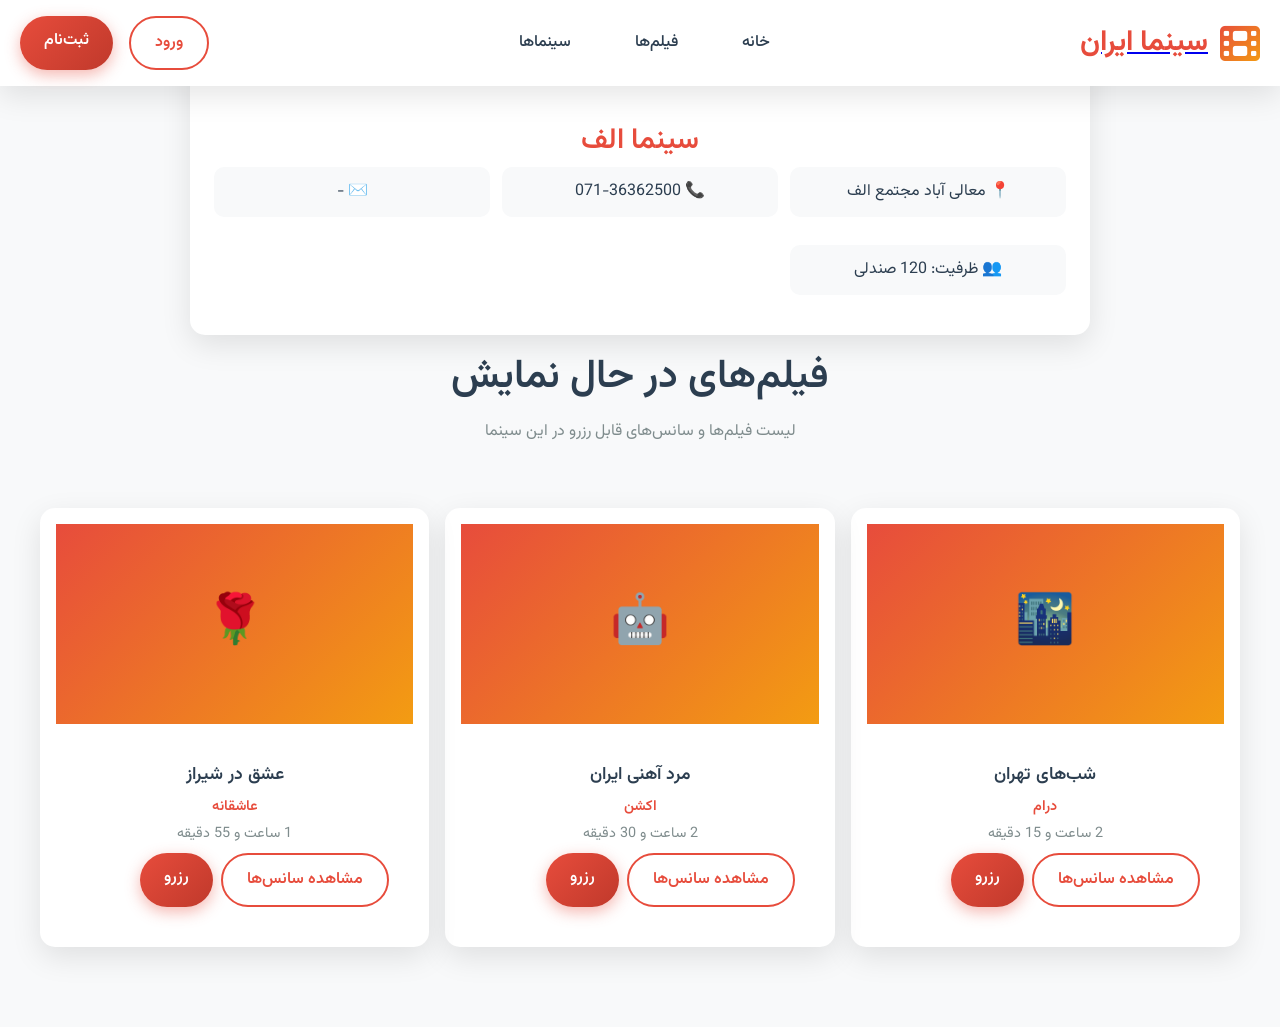
<file: New folder (2)/cinema.html>
<!DOCTYPE html>
<html lang="fa" dir="rtl">
<head>
	<meta charset="UTF-8">
	<meta name="viewport" content="width=device-width, initial-scale=1.0">
	<title>سینما - جزئیات</title>
	<link rel="stylesheet" href="styles/main.css">
	<link href="https://cdnjs.cloudflare.com/ajax/libs/font-awesome/6.4.0/css/all.min.css" rel="stylesheet">
	<link href="https://fonts.googleapis.com/css2?family=Vazirmatn:wght@300;400;500;600;700&display=swap" rel="stylesheet">
</head>
<body>
	<header class="header">
		<nav class="nav">
			<div class="nav-brand">
				<a href="index.html">
					<div class="logo">
						<i class="fas fa-film"></i>
						<span>سینما ایران</span>
					</div>
				</a>
			</div>
			<div class="nav-menu">
				<a href="index.html#home" class="nav-link">خانه</a>
				<a href="index.html#movies" class="nav-link">فیلم‌ها</a>
				<a href="index.html#cinemas" class="nav-link">سینماها</a>
			</div>
			<div class="nav-auth" id="navAuth"></div>
		</nav>
	</header>

	<div class="container" style="padding:2rem 0">
		<section class="cinema-info-display" style="padding-top: 90px;">
			<h3 id="cinemaName">نام سینما</h3>
			<div class="cinema-meta" style="display:grid;grid-template-columns:repeat(auto-fit,minmax(220px,1fr));gap:.75rem;margin-top:.5rem">
				<p id="cinemaAddress">آدرس</p>
				<p id="cinemaPhone">تلفن</p>
				<p id="cinemaEmail">ایمیل</p>
				<p id="cinemaCapacity">ظرفیت</p>
			</div>
		</section>

		<section>
			<div class="section-header">
				<h2>فیلم‌های در حال نمایش</h2>
				<p>لیست فیلم‌ها و سانس‌های قابل رزرو در این سینما</p>
			</div>
			<div id="moviesList" class="movies-grid"></div>
		</section>
	</div>

	<script src="js/cinema.js"></script>
</body>
</html>
</file>
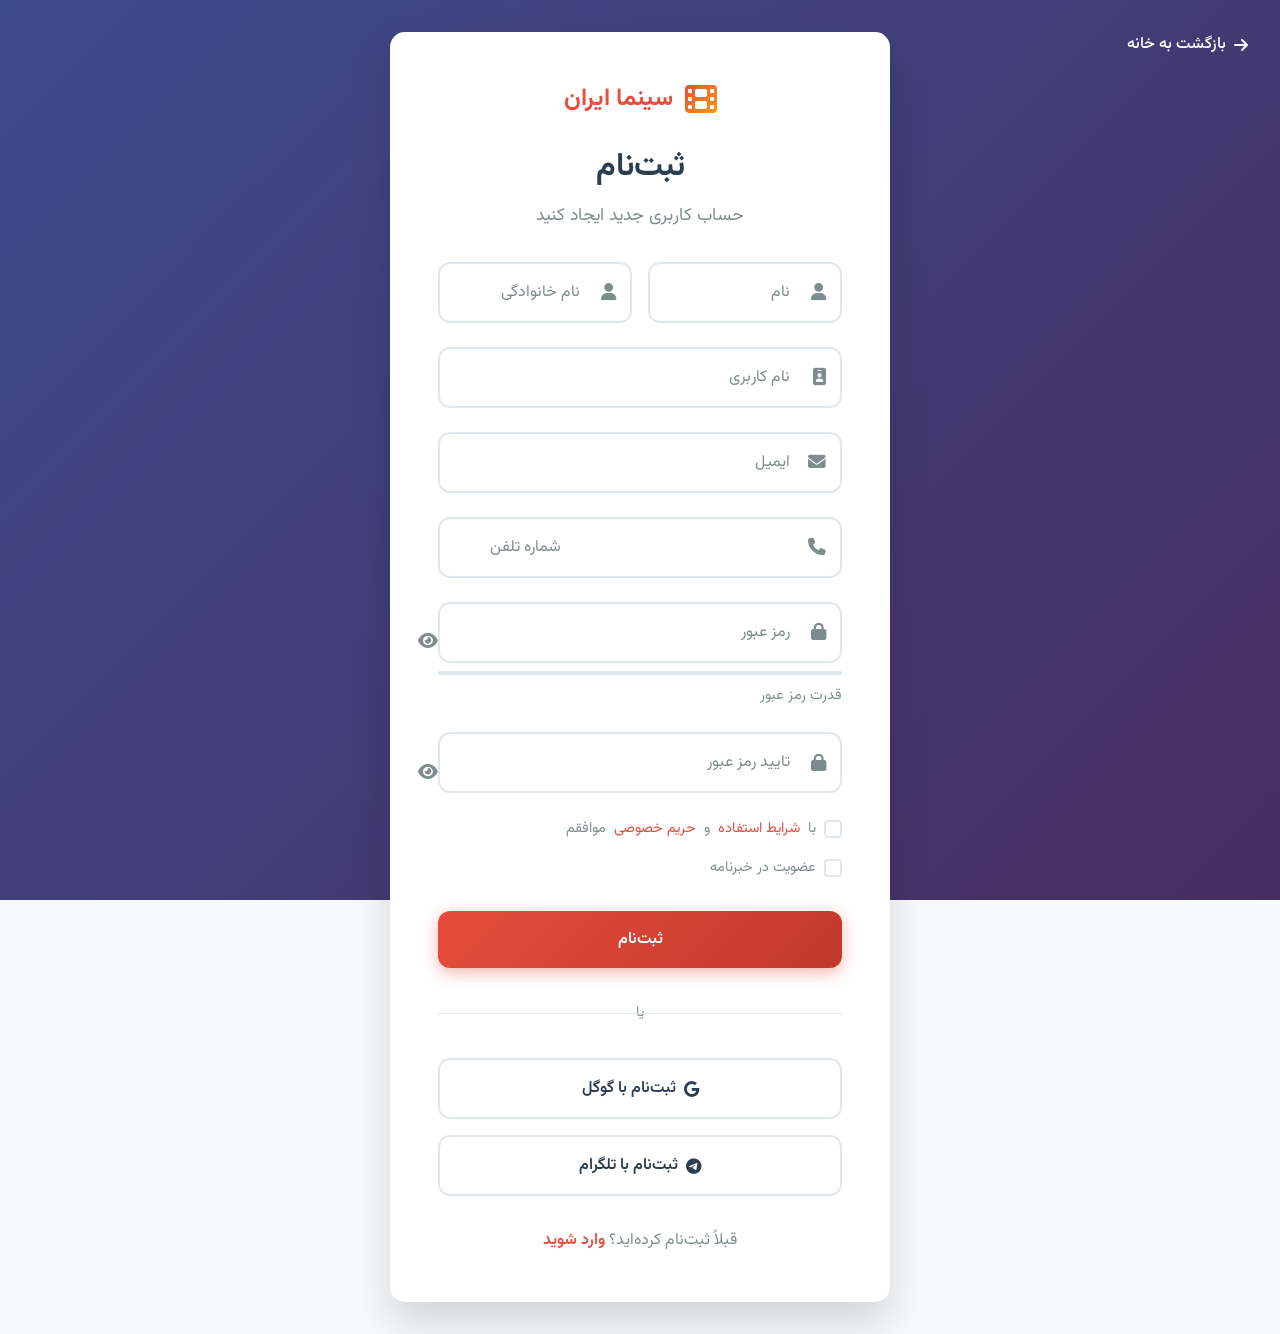
<file: New folder (2)/register.html>
<!DOCTYPE html>
<html lang="fa" dir="rtl">
<head>
    <meta charset="UTF-8">
    <meta name="viewport" content="width=device-width, initial-scale=1.0">
    <title>ثبت‌نام - سینما ایران</title>
    <link rel="stylesheet" href="styles/auth.css">
    <link href="https://cdnjs.cloudflare.com/ajax/libs/font-awesome/6.4.0/css/all.min.css" rel="stylesheet">
    <link href="https://fonts.googleapis.com/css2?family=Vazirmatn:wght@300;400;500;600;700&display=swap" rel="stylesheet">
    <!-- CryptoJS removed: plain passwords used per request -->
</head>
<body>
    <div class="auth-container">
        <div class="auth-background">
            <div class="auth-overlay"></div>
        </div>
        
        <div class="auth-card">
            <div class="auth-header">
                <div class="auth-logo">
                    <i class="fas fa-film"></i>
                    <span>سینما ایران</span>
                </div>
                <h1>ثبت‌نام</h1>
                <p>حساب کاربری جدید ایجاد کنید</p>
            </div>
            
            <form class="auth-form" id="registerForm">
                <div class="form-row">
                    <div class="form-group">
                        <div class="input-icon">
                            <i class="fas fa-user"></i>
                            <input type="text" id="firstName" placeholder="نام" required>
                        </div>
                    </div>
                    
                    <div class="form-group">
                        <div class="input-icon">
                            <i class="fas fa-user"></i>
                            <input type="text" id="lastName" placeholder="نام خانوادگی" required>
                        </div>
                    </div>
                </div>
                
                <div class="form-group">
                    <div class="input-icon">
                        <i class="fas fa-id-badge"></i>
                        <input type="text" id="username" placeholder="نام کاربری" required>
                    </div>
                </div>

                <div class="form-group">
                    <div class="input-icon">
                        <i class="fas fa-envelope"></i>
                        <input type="email" id="email" placeholder="ایمیل" required>
                    </div>
                </div>
                
                <div class="form-group">
                    <div class="input-icon">
                        <i class="fas fa-phone"></i>
                        <input type="tel" id="phone" placeholder="شماره تلفن" required>
                    </div>
                </div>
                
                <div class="form-group">
                    <div class="input-icon">
                        <i class="fas fa-lock"></i>
                        <input type="password" id="password" placeholder="رمز عبور" required>
                        <button type="button" class="password-toggle" onclick="togglePassword(this)">
                            <i class="fas fa-eye"></i>
                        </button>
                    </div>
                    <div class="password-strength" id="passwordStrength">
                        <div class="strength-bar">
                            <div class="strength-fill" id="strengthFill"></div>
                        </div>
                        <span class="strength-text" id="strengthText">قدرت رمز عبور</span>
                    </div>
                </div>
                
                <div class="form-group">
                    <div class="input-icon">
                        <i class="fas fa-lock"></i>
                        <input type="password" id="confirmPassword" placeholder="تایید رمز عبور" required>
                        <button type="button" class="password-toggle" onclick="togglePassword(this)">
                            <i class="fas fa-eye"></i>
                        </button>
                    </div>
                </div>
                
                <div class="form-options">
                    <label class="checkbox-container">
                        <input type="checkbox" id="agreeTerms" required>
                        <span class="checkmark"></span>
                        با <a href="#" class="terms-link">شرایط استفاده</a> و <a href="#" class="terms-link">حریم خصوصی</a> موافقم
                    </label>
                    <label class="checkbox-container">
                        <input type="checkbox" id="newsletter">
                        <span class="checkmark"></span>
                        عضویت در خبرنامه
                    </label>
                </div>
                
                <button type="submit" class="btn btn-primary btn-full">
                    <span class="btn-text">ثبت‌نام</span>
                    <span class="btn-loading" style="display: none;">
                        <i class="fas fa-spinner fa-spin"></i>
                    </span>
                </button>
            </form>
            
            <div class="auth-divider">
                <span>یا</span>
            </div>
            
            <div class="social-login">
                <button class="btn btn-social btn-google">
                    <i class="fab fa-google"></i>
                    ثبت‌نام با گوگل
                </button>
                <button class="btn btn-social btn-telegram">
                    <i class="fab fa-telegram"></i>
                    ثبت‌نام با تلگرام
                </button>
            </div>
            
            <div class="auth-footer">
                <p>قبلاً ثبت‌نام کرده‌اید؟ <a href="login.html">وارد شوید</a></p>
            </div>
        </div>
        
        <div class="auth-back-link">
            <a href="index.html">
                <i class="fas fa-arrow-right"></i>
                بازگشت به خانه
            </a>
        </div>
    </div>

    <script src="js/auth.js"></script>
</body>
</html>
</file>
<file: New folder (2)/styles/main.css>
/* Reset and Base Styles */
* {
    margin: 0;
    padding: 0;
    box-sizing: border-box;
}

:root {
    --primary-color: #e74c3c;
    --primary-dark: #c0392b;
    --secondary-color: #f39c12;
    --accent-color: #3498db;
    --text-dark: #2c3e50;
    --text-light: #7f8c8d;
    --bg-light: #f8f9fa;
    --bg-white: #ffffff;
    --shadow: 0 10px 30px rgba(0, 0, 0, 0.1);
    --shadow-hover: 0 20px 40px rgba(0, 0, 0, 0.15);
    --border-radius: 15px;
    --transition: all 0.3s cubic-bezier(0.4, 0, 0.2, 1);
}

body {
    font-family: 'Vazirmatn', 'Tahoma', sans-serif;
    line-height: 1.6;
    color: var(--text-dark);
    background-color: var(--bg-light);
    overflow-x: hidden;
}

.container {
    max-width: 1200px;
    margin: 0 auto;
    padding: 0 20px;
}

/* Typography */
h1, h2, h3, h4, h5, h6 {
    font-weight: 600;
    line-height: 1.3;
    margin-bottom: 1rem;
}

h1 { font-size: 3.5rem; }
h2 { font-size: 2.5rem; }
h3 { font-size: 1.8rem; }

p {
    margin-bottom: 1rem;
    color: var(--text-light);
}

/* Buttons */
.btn {
    display: inline-block;
    padding: 12px 24px;
    border: none;
    border-radius: 50px;
    text-decoration: none;
    font-weight: 600;
    font-size: 1rem;
    text-align: center;
    cursor: pointer;
    transition: var(--transition);
    position: relative;
    overflow: hidden;
}

.btn::before {
    content: '';
    position: absolute;
    top: 0;
    left: -100%;
    width: 100%;
    height: 100%;
    background: linear-gradient(90deg, transparent, rgba(255, 255, 255, 0.2), transparent);
    transition: left 0.5s;
}

.btn:hover::before {
    left: 100%;
}

.btn-primary {
    background: linear-gradient(135deg, var(--primary-color), var(--primary-dark));
    color: white;
    box-shadow: 0 5px 15px rgba(231, 76, 60, 0.4);
}

.btn-primary:hover {
    transform: translateY(-3px);
    box-shadow: 0 10px 25px rgba(231, 76, 60, 0.6);
}

.btn-outline {
    background: transparent;
    color: var(--primary-color);
    border: 2px solid var(--primary-color);
}

.btn-outline:hover {
    background: var(--primary-color);
    color: white;
    transform: translateY(-3px);
}

.btn-large {
    padding: 16px 32px;
    font-size: 1.1rem;
}

.btn-full {
    width: 100%;
}

/* Header */
.header {
    position: fixed;
    top: 0;
    left: 0;
    right: 0;
    padding-left: 20px;
    padding-right: 20px;
    background: rgba(255, 255, 255, 0.95);
    backdrop-filter: blur(10px);
    z-index: 1000;
    transition: var(--transition);
    box-shadow: var(--shadow);
}

.header.scrolled {
    background: rgba(255, 255, 255, 0.98);
    box-shadow: 0 5px 20px rgba(0, 0, 0, 0.1);
}

.nav {
    display: flex;
    justify-content: space-between;
    align-items: center;
    padding: 1rem 0;
}

.nav-brand .logo {
    display: flex;
    align-items: center;
    gap: 12px;
    font-size: 1.8rem;
    font-weight: 700;
    color: var(--primary-color);
}

.nav-brand .logo i {
    font-size: 2.5rem;
    background: linear-gradient(135deg, var(--primary-color), var(--secondary-color));
    -webkit-background-clip: text;
    -webkit-text-fill-color: transparent;
    background-clip: text;
}

.nav-menu {
    display: flex;
    gap: 2rem;
}

.nav-link {
    color: var(--text-dark);
    text-decoration: none;
    font-weight: 500;
    padding: 8px 16px;
    border-radius: 25px;
    transition: var(--transition);
    position: relative;
}

.nav-link::after {
    content: '';
    position: absolute;
    bottom: 0;
    left: 50%;
    width: 0;
    height: 2px;
    background: var(--primary-color);
    transition: var(--transition);
    transform: translateX(-50%);
}

.nav-link:hover::after,
.nav-link.active::after {
    width: 80%;
}

.nav-link:hover,
.nav-link.active {
    color: var(--primary-color);
}

.nav-auth {
    display: flex;
    gap: 1rem;
}

.mobile-menu-toggle {
    display: none;
    font-size: 1.5rem;
    cursor: pointer;
    color: var(--primary-color);
}

/* Hero Section */
.hero {
    height: 100vh;
    position: relative;
    display: flex;
    align-items: center;
    justify-content: center;
    text-align: center;
    color: white;
    overflow: hidden;
}

.hero-background {
    position: absolute;
    top: 0;
    left: 0;
    width: 100%;
    height: 100%;
    background: linear-gradient(135deg, #667eea 0%, #764ba2 100%);
    z-index: -2;
}

.hero-background::before {
    content: '';
    position: absolute;
    top: 0;
    left: 0;
    width: 100%;
    height: 100%;
    background: url('data:image/svg+xml,<svg xmlns="http://www.w3.org/2000/svg" viewBox="0 0 100 100"><defs><pattern id="grain" width="100" height="100" patternUnits="userSpaceOnUse"><circle cx="50" cy="50" r="1" fill="white" opacity="0.1"/></pattern></defs><rect width="100" height="100" fill="url(%23grain)"/></svg>');
    opacity: 0.3;
}

.hero-overlay {
    position: absolute;
    top: 0;
    left: 0;
    width: 100%;
    height: 100%;
    background: rgba(0, 0, 0, 0.4);
    z-index: -1;
}

.hero-content {
    max-width: 800px;
    padding: 0 20px;
    z-index: 1;
}

.hero-title {
    font-size: 4rem;
    font-weight: 700;
    margin-bottom: 1.5rem;
    text-shadow: 2px 2px 4px rgba(0, 0, 0, 0.3);
    animation: fadeInUp 1s ease-out;
}

.hero-subtitle {
    font-size: 1.3rem;
    margin-bottom: 2.5rem;
    opacity: 0.9;
    animation: fadeInUp 1s ease-out 0.2s both;
}

.hero-buttons {
    display: flex;
    gap: 1rem;
    justify-content: center;
    flex-wrap: wrap;
    animation: fadeInUp 1s ease-out 0.4s both;
}

.hero-scroll {
    position: absolute;
    bottom: 30px;
    left: 50%;
    transform: translateX(-50%);
    color: white;
    font-size: 1.5rem;
    animation: bounce 2s infinite;
    cursor: pointer;
}

/* Section Headers */
.section-header {
    text-align: center;
    margin-bottom: 4rem;
}

.section-title {
    color: var(--text-dark);
    margin-bottom: 1rem;
    position: relative;
}

.section-title::after {
    content: '';
    position: absolute;
    bottom: -10px;
    left: 50%;
    transform: translateX(-50%);
    width: 80px;
    height: 4px;
    background: linear-gradient(135deg, var(--primary-color), var(--secondary-color));
    border-radius: 2px;
}

.section-subtitle {
    font-size: 1.2rem;
    color: var(--text-light);
    max-width: 600px;
    margin: 0 auto;
}

/* Movies Section */
.movies-section {
    padding: 100px 0;
    background: var(--bg-white);
}

.movies-filter {
    display: flex;
    justify-content: center;
    gap: 1rem;
    margin-bottom: 3rem;
    flex-wrap: wrap;
}

.filter-btn {
    padding: 10px 20px;
    border: 2px solid var(--primary-color);
    background: transparent;
    color: var(--primary-color);
    border-radius: 25px;
    cursor: pointer;
    transition: var(--transition);
    font-weight: 500;
}

.filter-btn:hover,
.filter-btn.active {
    background: var(--primary-color);
    color: white;
    transform: translateY(-2px);
}

.movies-grid {
    display: grid;
    grid-template-columns: repeat(auto-fit, minmax(300px, 1fr));
    gap: 2rem;
    margin-bottom: 3rem;
}

.movie-card {
    background: var(--bg-white);
    border-radius: var(--border-radius);
    overflow: hidden;
    box-shadow: var(--shadow);
    transition: var(--transition);
    cursor: pointer;
}

.movie-card:hover {
    transform: translateY(-10px);
    box-shadow: var(--shadow-hover);
}

.movie-image {
    width: 100%;
    height: 200px;
    background: linear-gradient(135deg, var(--primary-color), var(--secondary-color));
    display: flex;
    align-items: center;
    justify-content: center;
    color: white;
    font-size: 4rem;
    position: relative;
    overflow: hidden;
}

.movie-image::before {
    content: '';
    position: absolute;
    top: 0;
    left: 0;
    width: 100%;
    height: 100%;
    background: linear-gradient(45deg, transparent 30%, rgba(255, 255, 255, 0.1) 50%, transparent 70%);
    transform: translateX(-100%);
    transition: var(--transition);
}

.movie-card:hover .movie-image::before {
    transform: translateX(100%);
}

.movie-info {
    padding: 1.5rem;
}

.movie-title {
    font-size: 1.3rem;
    font-weight: 600;
    color: var(--text-dark);
    margin-bottom: 0.5rem;
}

.movie-genre {
    color: var(--text-light);
    margin-bottom: 0.5rem;
    font-size: 0.9rem;
}

.movie-rating {
    display: flex;
    align-items: center;
    gap: 0.5rem;
    margin-bottom: 1rem;
}

.movie-rating i {
    color: var(--secondary-color);
}

.movie-price {
    font-size: 1.2rem;
    font-weight: 600;
    color: var(--primary-color);
    margin-bottom: 1rem;
}

.book-btn {
    width: 100%;
    background: linear-gradient(135deg, var(--primary-color), var(--primary-dark));
    color: white;
    border: none;
    padding: 12px;
    border-radius: 8px;
    font-weight: 600;
    cursor: pointer;
    transition: var(--transition);
}

.book-btn:hover {
    transform: translateY(-2px);
    box-shadow: 0 5px 15px rgba(231, 76, 60, 0.4);
}

.movies-load-more {
    text-align: center;
}

/* Cinemas Section */
.cinemas-section {
    padding: 100px 0;
    background: var(--bg-light);
}

.cinemas-grid {
    display: grid;
    grid-template-columns: repeat(auto-fit, minmax(350px, 1fr));
    gap: 2rem;
}

.cinema-card {
    background: var(--bg-white);
    border-radius: var(--border-radius);
    overflow: hidden;
    box-shadow: var(--shadow);
    transition: var(--transition);
}

.cinema-card:hover {
    transform: translateY(-10px);
    box-shadow: var(--shadow-hover);
}

.cinema-image {
    width: 100%;
    height: 200px;
    overflow: hidden;
}

.cinema-image img {
    width: 100%;
    height: 100%;
    object-fit: cover;
    transition: var(--transition);
}

.cinema-card:hover .cinema-image img {
    transform: scale(1.1);
}

.cinema-info {
    padding: 1.5rem;
}

.cinema-info h3 {
    color: var(--text-dark);
    margin-bottom: 0.5rem;
}

.cinema-info p {
    color: var(--text-light);
    margin-bottom: 1rem;
}

.cinema-features {
    display: flex;
    flex-direction: column;
    gap: 0.5rem;
    margin-bottom: 1.5rem;
}

.cinema-features span {
    display: flex;
    align-items: center;
    gap: 0.5rem;
    font-size: 0.9rem;
    color: var(--text-light);
}

.cinema-features i {
    color: var(--primary-color);
    width: 16px;
}

/* Features Section */
.features-section {
    padding: 100px 0;
    background: var(--bg-white);
}

.features-grid {
    display: grid;
    grid-template-columns: repeat(auto-fit, minmax(250px, 1fr));
    gap: 2rem;
}

.feature-card {
    text-align: center;
    padding: 2rem;
    transition: var(--transition);
}

.feature-card:hover {
    transform: translateY(-10px);
}

.feature-icon {
    width: 80px;
    height: 80px;
    margin: 0 auto 1.5rem;
    background: linear-gradient(135deg, var(--primary-color), var(--secondary-color));
    border-radius: 50%;
    display: flex;
    align-items: center;
    justify-content: center;
    color: white;
    font-size: 2rem;
}

.feature-card h3 {
    color: var(--text-dark);
    margin-bottom: 1rem;
}

.feature-card p {
    color: var(--text-light);
}

/* About Section */
.about-section {
    padding: 100px 0;
    background: var(--bg-light);
}

.about-content {
    display: grid;
    grid-template-columns: 1fr 1fr;
    gap: 4rem;
    align-items: center;
}

.about-text h2 {
    color: var(--text-dark);
    margin-bottom: 1.5rem;
}

.about-text p {
    font-size: 1.1rem;
    margin-bottom: 2rem;
}

.about-stats {
    display: grid;
    grid-template-columns: repeat(3, 1fr);
    gap: 2rem;
}

.stat {
    text-align: center;
}

.stat-number {
    display: block;
    font-size: 2.5rem;
    font-weight: 700;
    color: var(--primary-color);
}

.stat-label {
    color: var(--text-light);
    font-size: 0.9rem;
}

.about-image {
    border-radius: var(--border-radius);
    overflow: hidden;
    box-shadow: var(--shadow);
}

.about-image img {
    width: 100%;
    height: 100%;
    object-fit: cover;
}

/* Contact Section */
.contact-section {
    padding: 100px 0;
    background: var(--bg-white);
}

.contact-content {
    display: grid;
    grid-template-columns: 1fr 1fr;
    gap: 4rem;
}

.contact-info {
    display: flex;
    flex-direction: column;
    gap: 2rem;
}

.contact-item {
    display: flex;
    gap: 1rem;
    align-items: flex-start;
}

.contact-icon {
    width: 50px;
    height: 50px;
    background: linear-gradient(135deg, var(--primary-color), var(--secondary-color));
    border-radius: 50%;
    display: flex;
    align-items: center;
    justify-content: center;
    color: white;
    font-size: 1.2rem;
    flex-shrink: 0;
}

.contact-item h3 {
    color: var(--text-dark);
    margin-bottom: 0.5rem;
}

.contact-item p {
    color: var(--text-light);
    margin: 0;
}

.contact-form {
    background: var(--bg-light);
    padding: 2rem;
    border-radius: var(--border-radius);
}

.form-group {
    margin-bottom: 1.5rem;
}

.form-group input,
.form-group textarea {
    width: 100%;
    padding: 12px 16px;
    border: 2px solid transparent;
    border-radius: 8px;
    font-family: inherit;
    font-size: 1rem;
    transition: var(--transition);
    background: var(--bg-white);
}

.form-group input:focus,
.form-group textarea:focus {
    outline: none;
    border-color: var(--primary-color);
    box-shadow: 0 0 0 3px rgba(231, 76, 60, 0.1);
}

.form-group textarea {
    resize: vertical;
    min-height: 120px;
}

/* Footer */
.footer {
    background: var(--text-dark);
    color: white;
    padding: 60px 0 20px;
}

.footer-content {
    display: grid;
    grid-template-columns: repeat(auto-fit, minmax(250px, 1fr));
    gap: 3rem;
    margin-bottom: 3rem;
}

.footer-logo {
    display: flex;
    align-items: center;
    gap: 12px;
    font-size: 1.5rem;
    font-weight: 700;
    margin-bottom: 1rem;
}

.footer-logo i {
    color: var(--primary-color);
}

.footer-section h3 {
    color: white;
    margin-bottom: 1.5rem;
}

.footer-section ul {
    list-style: none;
}

.footer-section ul li {
    margin-bottom: 0.5rem;
}

.footer-section ul li a {
    color: #bdc3c7;
    text-decoration: none;
    transition: var(--transition);
}

.footer-section ul li a:hover {
    color: var(--primary-color);
}

.social-links {
    display: flex;
    gap: 1rem;
    margin-top: 1rem;
}

.social-links a {
    width: 40px;
    height: 40px;
    background: rgba(255, 255, 255, 0.1);
    border-radius: 50%;
    display: flex;
    align-items: center;
    justify-content: center;
    color: white;
    text-decoration: none;
    transition: var(--transition);
}

.social-links a:hover {
    background: var(--primary-color);
    transform: translateY(-3px);
}

.newsletter-form {
    display: flex;
    gap: 0.5rem;
    margin-top: 1rem;
}

.newsletter-form input {
    flex: 1;
    padding: 10px 16px;
    border: none;
    border-radius: 25px;
    font-family: inherit;
}

.newsletter-form button {
    padding: 10px 20px;
    border: none;
    border-radius: 25px;
    background: var(--primary-color);
    color: white;
    cursor: pointer;
    transition: var(--transition);
}

.newsletter-form button:hover {
    background: var(--primary-dark);
}

.footer-bottom {
    border-top: 1px solid rgba(255, 255, 255, 0.1);
    padding-top: 2rem;
    display: flex;
    justify-content: space-between;
    align-items: center;
    flex-wrap: wrap;
    gap: 1rem;
}

.footer-links {
    display: flex;
    gap: 2rem;
}

.footer-links a {
    color: #bdc3c7;
    text-decoration: none;
    font-size: 0.9rem;
    transition: var(--transition);
}

.footer-links a:hover {
    color: var(--primary-color);
}

/* Animations */
@keyframes fadeInUp {
    from {
        opacity: 0;
        transform: translateY(30px);
    }
    to {
        opacity: 1;
        transform: translateY(0);
    }
}

@keyframes bounce {
    0%, 20%, 50%, 80%, 100% {
        transform: translateX(-50%) translateY(0);
    }
    40% {
        transform: translateX(-50%) translateY(-10px);
    }
    60% {
        transform: translateX(-50%) translateY(-5px);
    }
}

/* Responsive Design */
@media (max-width: 768px) {
    .hero-title {
        font-size: 2.5rem;
    }
    
    .hero-subtitle {
        font-size: 1.1rem;
    }
    
    .hero-buttons {
        flex-direction: column;
        align-items: center;
    }
    
    .nav-menu {
        display: none;
    }
    
    .mobile-menu-toggle {
        display: block;
    }
    
    .about-content,
    .contact-content {
        grid-template-columns: 1fr;
        gap: 2rem;
    }
    
    .about-stats {
        grid-template-columns: 1fr;
    }
    
    .cinemas-grid {
        grid-template-columns: 1fr;
    }
    
    .features-grid {
        grid-template-columns: 1fr;
    }
    
    .footer-content {
        grid-template-columns: 1fr;
        text-align: center;
    }
    
    .footer-bottom {
        flex-direction: column;
        text-align: center;
    }
}

@media (max-width: 480px) {
    .container {
        padding: 0 15px;
    }
    
    .hero-title {
        font-size: 2rem;
    }
    
    .section-title {
        font-size: 2rem;
    }
    
    .movies-filter {
        flex-direction: column;
        align-items: center;
    }
    
    .filter-btn {
        width: 200px;
    }
}

/* Cinema Filter */
.cinema-filter {
    display: flex;
    align-items: center;
    gap: 1rem;
    margin-top: 1rem;
    padding: 1rem;
    background: var(--bg-light);
    border-radius: var(--border-radius);
}

.cinema-filter label {
    font-weight: 600;
    color: var(--text-dark);
    white-space: nowrap;
}

.cinema-filter select {
    padding: 0.5rem 1rem;
    border: 2px solid var(--border-color);
    border-radius: var(--border-radius);
    background: var(--bg-white);
    color: var(--text-dark);
    font-family: 'Vazirmatn', 'Tahoma', sans-serif;
    cursor: pointer;
    transition: var(--transition);
}

.cinema-filter select:focus {
    outline: none;
    border-color: var(--primary-color);
    box-shadow: 0 0 0 3px rgba(231, 76, 60, 0.1);
}

/* Movie Selection Modal */
.movie-selection-modal {
    position: fixed;
    top: 0;
    left: 0;
    width: 100%;
    height: 100%;
    background: rgba(0, 0, 0, 0.8);
    z-index: 10000;
    display: flex;
    align-items: center;
    justify-content: center;
}

.movie-selection-modal .modal-content {
    background: var(--bg-white);
    border-radius: var(--border-radius);
    max-width: 800px;
    width: 90%;
    max-height: 90vh;
    overflow-y: auto;
    box-shadow: var(--shadow-hover);
}

.movie-selection-modal .modal-header {
    padding: 1.5rem;
    border-bottom: 1px solid var(--border-color);
    text-align: center;
}

.movie-selection-modal .modal-header h2 {
    color: var(--text-dark);
    margin-bottom: 0.5rem;
}

.movie-selection-modal .modal-header p {
    color: var(--text-light);
    margin: 0;
}

.movie-selection-modal .modal-body {
    padding: 1.5rem;
}

.movies-grid {
    display: grid;
    grid-template-columns: repeat(auto-fit, minmax(250px, 1fr));
    gap: 1rem;
}

.movie-card {
    background: var(--bg-white);
    border: 2px solid var(--border-color);
    border-radius: var(--border-radius);
    padding: 1rem;
    cursor: pointer;
    transition: var(--transition);
    text-align: center;
}

.movie-card:hover {
    border-color: var(--primary-color);
    transform: translateY(-2px);
    box-shadow: var(--shadow-hover);
}

.movie-card .movie-image {
    font-size: 3rem;
    margin-bottom: 1rem;
}

.movie-card .movie-info h3 {
    color: var(--text-dark);
    margin-bottom: 0.5rem;
    font-size: 1.1rem;
}

.movie-card .movie-info p {
    color: var(--text-light);
    margin-bottom: 0.25rem;
    font-size: 0.9rem;
}

.movie-card .movie-info .movie-genre {
    color: var(--primary-color);
    font-weight: 600;
}

.movie-card .movie-info .movie-rating {
    color: #f39c12;
    font-weight: 600;
}

.movie-card .movie-info .movie-price {
    color: var(--success-color);
    font-weight: 700;
    font-size: 1rem;
}

/* Cinema details modern styles */
.cinema-info-display{
    background: var(--bg-white);
    border-radius: var(--border-radius);
    padding: 1.5rem;
    box-shadow: var(--shadow);
    text-align: center;
}
.cinema-info-display h3{
    margin-bottom: .5rem;
    color: var(--primary-color);
}
.cinema-info-display .cinema-meta p{
    background: var(--bg-light);
    padding: .75rem 1rem;
    border-radius: 10px;
    color: var(--text-dark);
}

/* Top padding for cinema info under fixed header */
.cinema-info-display{ padding-top: 90px; }
</file>
<file: New folder (2)/styles/auth.css>
/* Reset and Base Styles */
* {
    margin: 0;
    padding: 0;
    box-sizing: border-box;
}

:root {
    --primary-color: #e74c3c;
    --primary-dark: #c0392b;
    --secondary-color: #f39c12;
    --accent-color: #3498db;
    --success-color: #27ae60;
    --warning-color: #f39c12;
    --error-color: #e74c3c;
    --text-dark: #2c3e50;
    --text-light: #7f8c8d;
    --bg-light: #f8f9fa;
    --bg-white: #ffffff;
    --shadow: 0 10px 30px rgba(0, 0, 0, 0.1);
    --shadow-hover: 0 20px 40px rgba(0, 0, 0, 0.15);
    --border-radius: 15px;
    --transition: all 0.3s cubic-bezier(0.4, 0, 0.2, 1);
}

body {
    font-family: 'Vazirmatn', 'Tahoma', sans-serif;
    line-height: 1.6;
    color: var(--text-dark);
    background-color: var(--bg-light);
    min-height: 100vh;
    overflow-x: hidden;
}

/* Auth Container */
.auth-container {
    min-height: 100vh;
    display: flex;
    align-items: center;
    justify-content: center;
    padding: 2rem;
    position: relative;
}

/* Auth Background */
.auth-background {
    position: fixed;
    top: 0;
    left: 0;
    width: 100%;
    height: 100%;
    background: linear-gradient(135deg, #667eea 0%, #764ba2 100%);
    z-index: -2;
}

.auth-background::before {
    content: '';
    position: absolute;
    top: 0;
    left: 0;
    width: 100%;
    height: 100%;
    background: url('data:image/svg+xml,<svg xmlns="http://www.w3.org/2000/svg" viewBox="0 0 100 100"><defs><pattern id="grain" width="100" height="100" patternUnits="userSpaceOnUse"><circle cx="50" cy="50" r="1" fill="white" opacity="0.1"/></pattern></defs><rect width="100" height="100" fill="url(%23grain)"/></svg>');
    opacity: 0.3;
}

.auth-overlay {
    position: absolute;
    top: 0;
    left: 0;
    width: 100%;
    height: 100%;
    background: rgba(0, 0, 0, 0.4);
    z-index: -1;
}

/* Auth Card */
.auth-card {
    background: var(--bg-white);
    border-radius: var(--border-radius);
    padding: 3rem;
    box-shadow: var(--shadow-hover);
    width: 100%;
    max-width: 500px;
    position: relative;
    z-index: 1;
    animation: slideInUp 0.6s ease-out;
}

@keyframes slideInUp {
    from {
        opacity: 0;
        transform: translateY(30px);
    }
    to {
        opacity: 1;
        transform: translateY(0);
    }
}

/* Auth Header */
.auth-header {
    text-align: center;
    margin-bottom: 2rem;
}

.auth-logo {
    display: flex;
    align-items: center;
    justify-content: center;
    gap: 12px;
    font-size: 1.5rem;
    font-weight: 700;
    color: var(--primary-color);
    margin-bottom: 1.5rem;
}

.auth-logo i {
    font-size: 2rem;
    background: linear-gradient(135deg, var(--primary-color), var(--secondary-color));
    -webkit-background-clip: text;
    -webkit-text-fill-color: transparent;
    background-clip: text;
}

.auth-header h1 {
    font-size: 2rem;
    font-weight: 700;
    color: var(--text-dark);
    margin-bottom: 0.5rem;
}

.auth-header p {
    color: var(--text-light);
    font-size: 1.1rem;
}

/* Form Styles */
.auth-form {
    margin-bottom: 2rem;
}

.form-row {
    display: grid;
    grid-template-columns: 1fr 1fr;
    gap: 1rem;
}

.form-group {
    margin-bottom: 1.5rem;
}

.input-icon {
    position: relative;
    display: flex;
    align-items: center;
}

.input-icon i {
    position: absolute;
    right: 16px;
    color: var(--text-light);
    font-size: 1.1rem;
    z-index: 2;
}

.input-icon input {
    width: 100%;
    padding: 16px 50px 16px 50px;
    border: 2px solid #e1e8ed;
    border-radius: 12px;
    font-family: inherit;
    font-size: 1rem;
    transition: var(--transition);
    background: var(--bg-white);
    color: var(--text-dark);
}

.input-icon input:focus {
    outline: none;
    border-color: var(--primary-color);
    box-shadow: 0 0 0 3px rgba(231, 76, 60, 0.1);
}

.input-icon input::placeholder {
    color: var(--text-light);
}

/* Password Toggle */
.password-toggle {
    position: absolute;
    left: 16px;
    top: 50%;
    transform: translateY(-50%);
    background: none;
    border: none;
    color: var(--text-light);
    cursor: pointer;
    padding: 0;
    font-size: 1.1rem;
    transition: var(--transition);
}

.password-toggle:hover {
    color: var(--primary-color);
}

/* Password Strength */
.password-strength {
    margin-top: 0.5rem;
}

.strength-bar {
    width: 100%;
    height: 4px;
    background: #e1e8ed;
    border-radius: 2px;
    overflow: hidden;
    margin-bottom: 0.5rem;
}

.strength-fill {
    height: 100%;
    width: 0;
    transition: var(--transition);
    border-radius: 2px;
}

.strength-fill.weak {
    width: 33.33%;
    background: var(--error-color);
}

.strength-fill.medium {
    width: 66.66%;
    background: var(--warning-color);
}

.strength-fill.strong {
    width: 100%;
    background: var(--success-color);
}

.strength-text {
    font-size: 0.9rem;
    color: var(--text-light);
}

/* Form Options */
.form-options {
    display: flex;
    justify-content: space-between;
    align-items: center;
    margin-bottom: 2rem;
    flex-wrap: wrap;
    gap: 1rem;
}

.checkbox-container {
    display: flex;
    align-items: center;
    gap: 0.5rem;
    cursor: pointer;
    font-size: 0.9rem;
    color: var(--text-light);
}

.checkbox-container input[type="checkbox"] {
    display: none;
}

.checkmark {
    width: 18px;
    height: 18px;
    border: 2px solid #e1e8ed;
    border-radius: 4px;
    position: relative;
    transition: var(--transition);
}

.checkbox-container input[type="checkbox"]:checked + .checkmark {
    background: var(--primary-color);
    border-color: var(--primary-color);
}

.checkbox-container input[type="checkbox"]:checked + .checkmark::after {
    content: '✓';
    position: absolute;
    top: 50%;
    left: 50%;
    transform: translate(-50%, -50%);
    color: white;
    font-size: 12px;
    font-weight: bold;
}

.forgot-password {
    color: var(--primary-color);
    text-decoration: none;
    font-size: 0.9rem;
    transition: var(--transition);
}

.forgot-password:hover {
    color: var(--primary-dark);
    text-decoration: underline;
}

.terms-link {
    color: var(--primary-color);
    text-decoration: none;
}

.terms-link:hover {
    text-decoration: underline;
}

/* Buttons */
.btn {
    display: inline-flex;
    align-items: center;
    justify-content: center;
    gap: 0.5rem;
    padding: 16px 24px;
    border: none;
    border-radius: 12px;
    text-decoration: none;
    font-weight: 600;
    font-size: 1rem;
    text-align: center;
    cursor: pointer;
    transition: var(--transition);
    position: relative;
    overflow: hidden;
    font-family: inherit;
}

.btn::before {
    content: '';
    position: absolute;
    top: 0;
    left: -100%;
    width: 100%;
    height: 100%;
    background: linear-gradient(90deg, transparent, rgba(255, 255, 255, 0.2), transparent);
    transition: left 0.5s;
}

.btn:hover::before {
    left: 100%;
}

.btn-primary {
    background: linear-gradient(135deg, var(--primary-color), var(--primary-dark));
    color: white;
    box-shadow: 0 5px 15px rgba(231, 76, 60, 0.4);
}

.btn-primary:hover {
    transform: translateY(-2px);
    box-shadow: 0 10px 25px rgba(231, 76, 60, 0.6);
}

.btn-full {
    width: 100%;
}

.btn-loading {
    display: none;
}

.btn.loading .btn-text {
    display: none;
}

.btn.loading .btn-loading {
    display: inline-block;
}

/* Social Login */
.auth-divider {
    text-align: center;
    margin: 2rem 0;
    position: relative;
}

.auth-divider::before {
    content: '';
    position: absolute;
    top: 50%;
    left: 0;
    right: 0;
    height: 1px;
    background: #e1e8ed;
}

.auth-divider span {
    background: var(--bg-white);
    padding: 0 1rem;
    color: var(--text-light);
    font-size: 0.9rem;
}

.social-login {
    display: flex;
    flex-direction: column;
    gap: 1rem;
    margin-bottom: 2rem;
}

.btn-social {
    background: var(--bg-white);
    color: var(--text-dark);
    border: 2px solid #e1e8ed;
    justify-content: center;
}

.btn-social:hover {
    border-color: var(--primary-color);
    color: var(--primary-color);
    transform: translateY(-2px);
}

.btn-google:hover {
    border-color: #ea4335;
    color: #ea4335;
}

.btn-telegram:hover {
    border-color: #0088cc;
    color: #0088cc;
}

/* Auth Footer */
.auth-footer {
    text-align: center;
    color: var(--text-light);
}

.auth-footer a {
    color: var(--primary-color);
    text-decoration: none;
    font-weight: 600;
}

.auth-footer a:hover {
    text-decoration: underline;
}

/* Back Link */
.auth-back-link {
    position: absolute;
    top: 2rem;
    right: 2rem;
}

.auth-back-link a {
    color: white;
    text-decoration: none;
    display: flex;
    align-items: center;
    gap: 0.5rem;
    font-weight: 500;
    transition: var(--transition);
}

.auth-back-link a:hover {
    transform: translateX(-5px);
}

/* Responsive Design */
@media (max-width: 768px) {
    .auth-container {
        padding: 1rem;
    }
    
    .auth-card {
        padding: 2rem;
    }
    
    .form-row {
        grid-template-columns: 1fr;
    }
    
    .form-options {
        flex-direction: column;
        align-items: flex-start;
    }
    
    .auth-back-link {
        position: relative;
        top: auto;
        right: auto;
        text-align: center;
        margin-top: 2rem;
    }
    
    .auth-back-link a {
        justify-content: center;
    }
}

@media (max-width: 480px) {
    .auth-card {
        padding: 1.5rem;
    }
    
    .auth-header h1 {
        font-size: 1.5rem;
    }
    
    .auth-header p {
        font-size: 1rem;
    }
}

/* Loading States */
.loading {
    pointer-events: none;
    opacity: 0.7;
}

/* Error States */
.input-icon.error input {
    border-color: var(--error-color);
}

.input-icon.error i {
    color: var(--error-color);
}

.error-message {
    color: var(--error-color);
    font-size: 0.9rem;
    margin-top: 0.5rem;
}

/* Success States */
.input-icon.success input {
    border-color: var(--success-color);
}

.input-icon.success i {
    color: var(--success-color);
}

/* Animations */
@keyframes shake {
    0%, 100% { transform: translateX(0); }
    25% { transform: translateX(-5px); }
    75% { transform: translateX(5px); }
}

.shake {
    animation: shake 0.5s ease-in-out;
}

/* Focus Effects */
.input-icon input:focus + i {
    color: var(--primary-color);
}

/* Hover Effects */
.input-icon:hover input {
    border-color: var(--primary-color);
}

.input-icon:hover i {
    color: var(--primary-color);
}
</file>
